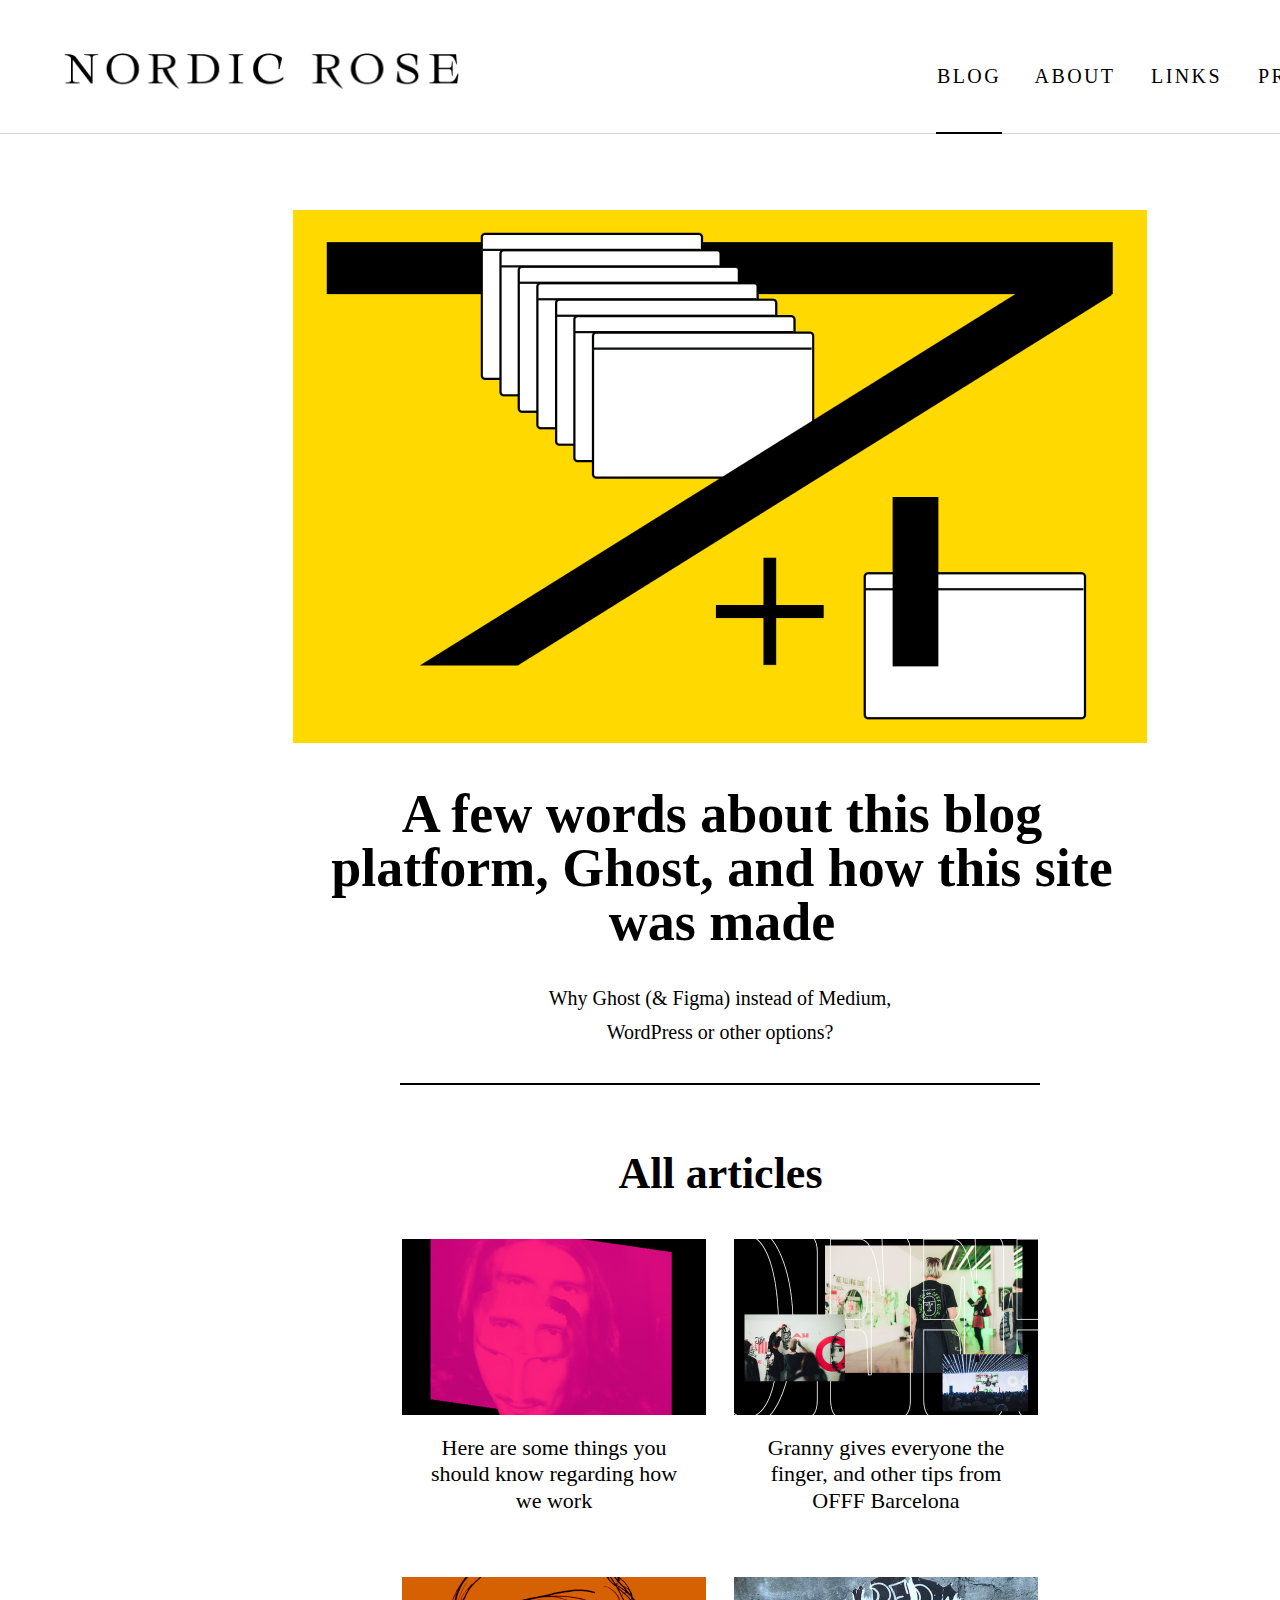
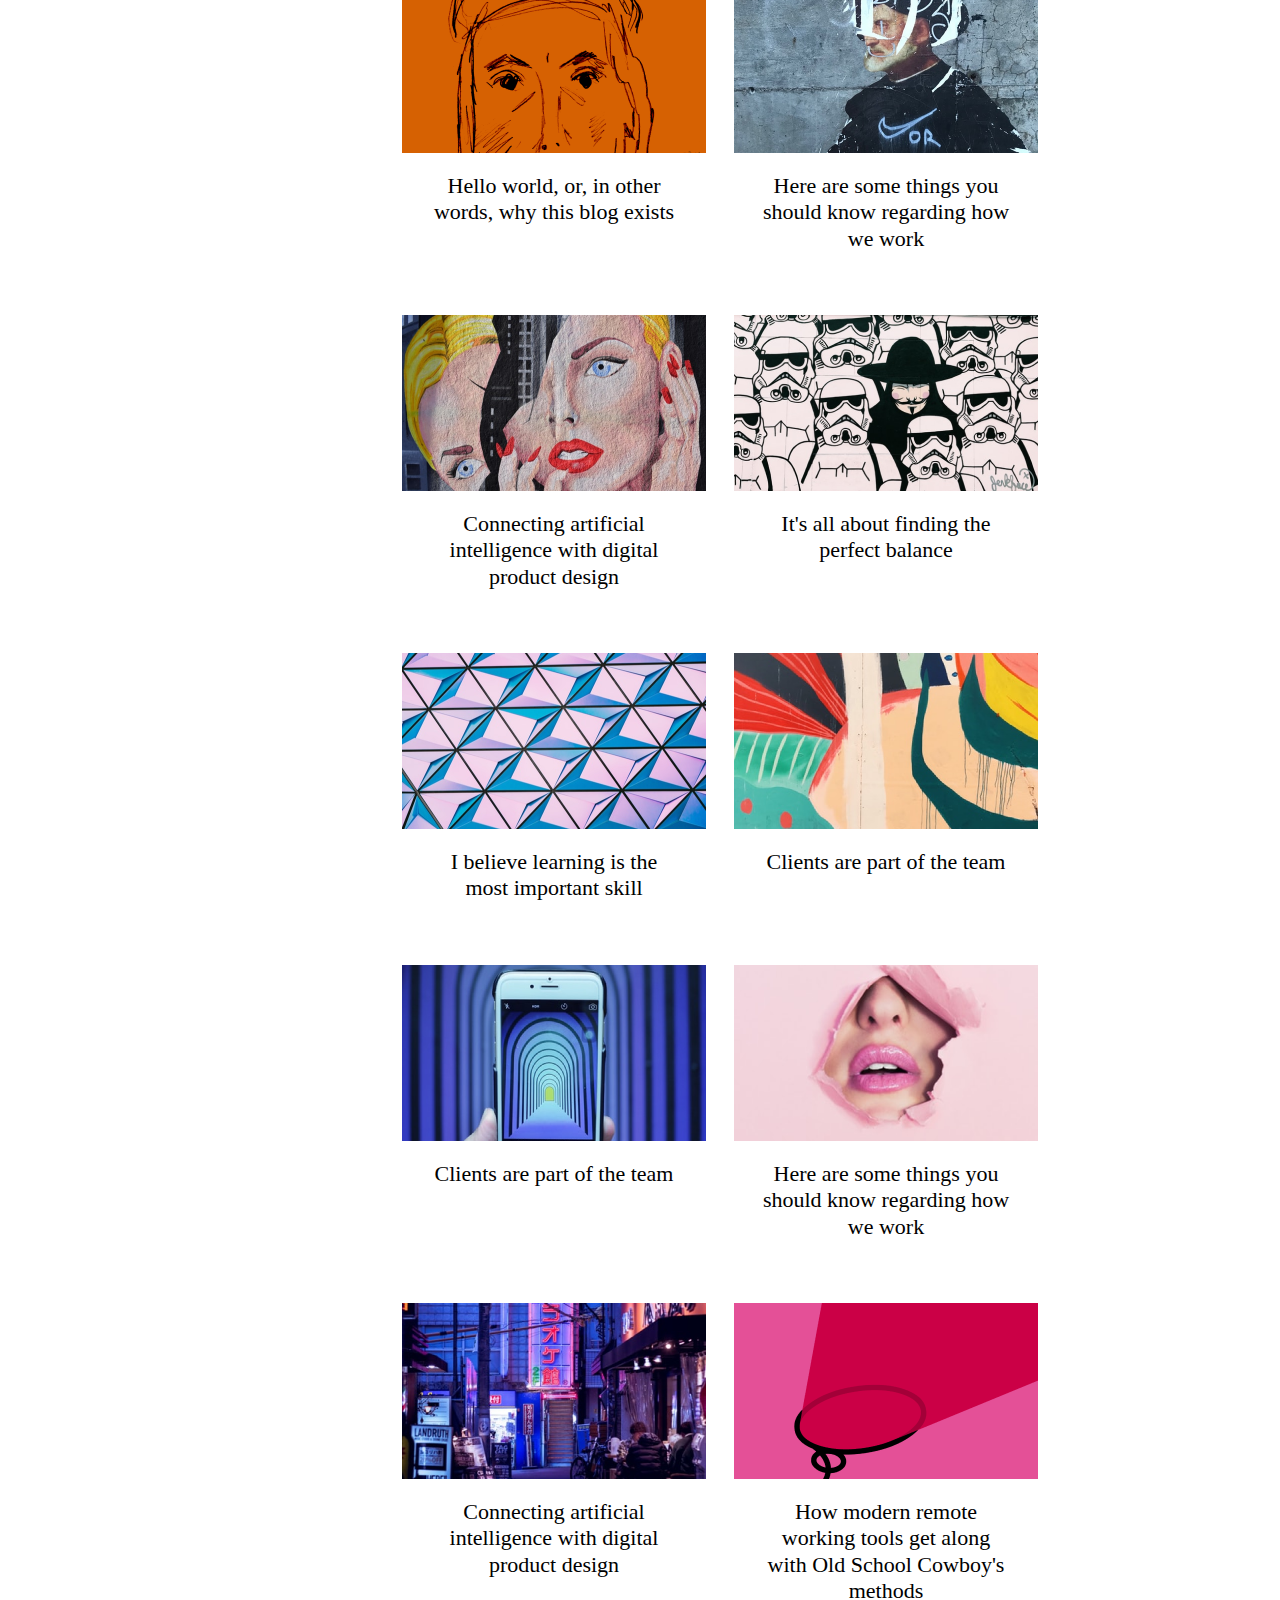
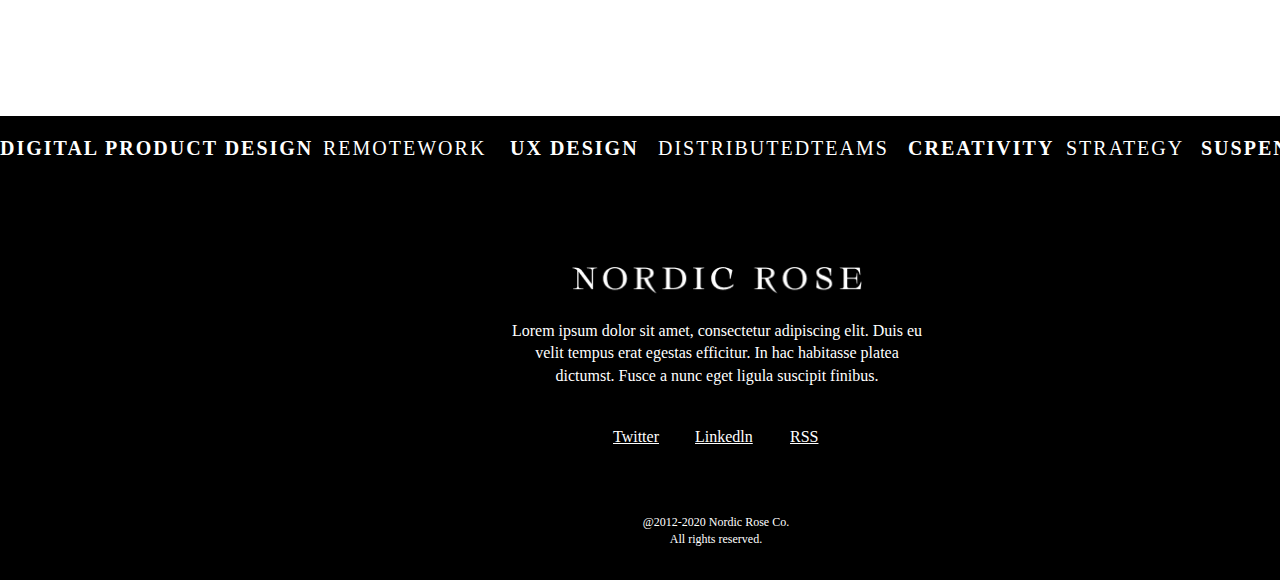
<file: index.html>
<!DOCTYPE html>
<html lang="en">

<head>
    <meta charset="UTF-8">
    <meta http-equiv="X-UA-Compatible" content="IE=edge">
    <meta name="viewport" content="width=device-width, initial-scale=1.0">
    <title>Landing Page</title>
    <link rel="stylesheet" href="./style/index.css">
</head>

<body>
    <div id="main" class="desktop">
        <div id="header">
            <a class="logo">
                <img src="./assets/NORDIC ROSE.png" alt="">
            </a>
            <div class="nav">
                <ul>
                    <li class="item-1"><a href="#">Blog</a></li>
                    <li class="item-2"><a href="#">About</a></li>
                    <li class="item-3"><a href="#">Links</a></li>
                    <li class="item-4"><a href="#">Projects</a></li>
                </ul>
            </div>
            <h1 class="line1"></h1>
        </div>
        <div id="content">
            <a class="logo">
                <img src="./assets/logo.png" alt="Ảnh 1">
            </a>
            <h1 class="first-heading">A few words about this blog platform, Ghost, and how this site was made</h1>
            <h2>Why Ghost (& Figma) instead of Medium,<br>WordPress or other options?</h2>
            <h1 class="line"></h1>
            <h1 class="second-heading">All articles</h1>
            <a class="logo-1">
                <img src="./assets/logo-1.png" alt="">
            </a>
            <a class="logo-2">
                <img src="./assets/logo-2.png" alt="">
            </a>
            <a class="logo-3">
                <img src="./assets/logo-3.png" alt="">
            </a>
            <a class="logo-4">
                <img src="./assets/logo-4.png" alt="">
            </a>
            <a class="logo-5">
                <img src="./assets/logo-5.png" alt="">
            </a>
            <a class="logo-6">
                <img src="./assets/logo-6.png" alt="">
            </a>
            <a class="logo-7">
                <img src="./assets/logo-7.png" alt="">
            </a>
            <a class="logo-8">
                <img src="./assets/logo-8.png" alt="">
            </a>
            <a class="logo-9">
                <img src="./assets/logo-9.png" alt="">
            </a>
            <a class="logo-10">
                <img src="./assets/logo-10.png" alt="">
            </a>
            <a class="logo-11">
                <img src="./assets/logo-11.png" alt="">
            </a>
            <a class="logo-12">
                <img src="./assets/logo-12.png" alt="">
            </a>
            <h3><a href="#">Here are some things you should know regarding how we work</a></h3>
            <h4><a href="#">Granny gives everyone the finger, and other tips from OFFF Barcelona</a></h4>
            <h5><a href="#">Hello world, or, in other words, why this blog exists</a></h5>
            <h6><a href="./page/read.html">Here are some things you should know regarding how we work</a></h6>
            <h7><a href="#">Connecting artificial intelligence with digital product design</a></h7>
            <h8><a href="#">It's all about finding the perfect balance</a></h8>
            <h9><a href="#">I believe learning is the<br>most important skill</a></h9>
            <h10><a href="#">Clients are part of the team</a></h10>
            <h11><a href="#">Clients are part of the team</a></h11>
            <h12><a href="#">Here are some things you should know regarding how we work</a></h12>
            <h13><a href="#">Connecting artificial intelligence with digital product design</a></h13>
            <h14><a href="#">How modern remote<br>working tools get along<br>with Old School Cowboy's methods</a></h14>
        </div>
        <div id="footer">
            <div class="footer-list">
                <ul>
                    <li class="list1"><a href="#">Digital product design</a></li>
                    <li class="list2"><a href="#">Remotework</a></li>
                    <li class="list3"><a href="#">UX design</a></li>
                    <li class="list4"><a href="#">Distributedteams</a></li>
                    <li class="list5"><a href="#">Creativity</a></li>
                    <li class="list6"><a href="#">Strategy</a></li>
                    <li class="list7"><a href="#">Suspense</a></li>
                    <li class="list8"><a href="#">Growth</a></li>
                </ul>
            </div>
            <a class="logo">
                <img src="./assets/NORDIC ROSE 2.png" alt="">
            </a>
            <div class="first">
                <p>Lorem ipsum dolor sit amet, consectetur adipiscing elit. Duis eu<br>velit tempus erat egestas
                    efficitur. In hac habitasse platea<br>dictumst. Fusce a nunc eget ligula suscipit finibus. </p>
            </div>
            <div class="list">
                <ul>
                    <li class="list1"><a href="#">Twitter</a></li>
                    <li class="list2"><a href="#">Linkedln</a></li>
                    <li class="list3"><a href="#">RSS</a></li>
                </ul>
            </div>
            <div class="second">
                <p>@2012-2020 Nordic Rose Co.<br>All rights reserved.</p>
            </div>
        </div>
    </div>
    <div class="mobile">
        <header class="header-mobile" id="header-mobile">
            <nav class="navbar container">
                <a href="./index.html" class="brand"><img src="./assets/NORDIC ROSE.png" alt=""></a>
                <div class="burger" id="burger">
                    <span class="burger-line"></span>
                    <span class="burger-line"></span>
                    <span class="burger-line"></span>
                </div>  
                <div class="menu" id="menu">
                    <ul class="menu-inner">
                        <li class="menu-item"><a href="#" class="menu-link">BLOG</a></li>
                        <li class="menu-item"><a href="#" class="menu-link">ABOUT</a></li>
                        <li class="menu-item"><a href="#" class="menu-link">LINKS</a></li>
                        <li class="menu-item"><a href="#" class="menu-link">PROJECTS</a></li>
                    </ul>
                </div>
            </nav>
        </header>
        <div class="mobile-content">
            <img src="./assets/logo.png" alt="Ảnh 1">
            <h1>A few words about this blog platform, Ghost, and how this site was made</h1>
            <p>Why Ghost (& Figma) instead of Medium, WordPress or other options?</p>
            <hr class="mobile-line">
            <h1>All articles</h1>
            <div>
                <article>
                    <img src="./assets/logo-1.png" alt="">
                    <p>Granny gives everyone the finger, and other tips from OFFF Barcelona</p>
                </article>
                <article>
                    <img src="./assets/logo-2.png" alt="">
                    <p>Hello world, or, in other words, why this blog exists</p>
                </article>
                <article>
                    <img src="./assets/logo-3.png" alt="">
                    <p>Here are some things you should know regarding how we work</p>
                </article>
                <article>
                    <img src="./assets/logo-4.png" alt="">
                    <p>Updating list of 50+ sources on distributed teams, remote work, and how to make it all work better</p>
                </article>
                <article>
                    <img src="./assets/logo-5.png" alt="">
                    <p>A few words about this blog platform, Ghost, and how this site was made</p>
                </article>
                <article>
                    <img src="./assets/logo-6.png" alt="">
                    <p>How modern remote working tools get along with Old School Cowboy's methods</p>
                </article>
            </div>
        </div>
        <div class="mobile-footer">
            <div class="mobile-feature">
                <span>Remote work</span>
                <strong>UX design</strong>
                <span>Distributed teams</span>
            </div>
            <div class="mobile-logo">
                <img src="./assets/NORDIC ROSE 2.png" alt="">
            </div>
            <div class="mobile-description">
                <p>Lorem ipsum dolor sit amet, consectetur adipiscing elit. Duis eu velit tempus erat egestas efficitur. In hac habitasse platea dictumst. Fusce a nunc eget ligula.</p>
            </div>
            <div class="mobile-links">
                <a href="#">Twitter</a>
                <a href="">LinkedIn</a>
                <a href="">RSS</a>
            </div>
            <div class="mobile-author">
                <p>© 2012–2020 Nordic Rose Co. <br> All rights reserved. </p>
            </div>
        </div>
    </div>
    <script src="./js/index.js"></script>
</body>

</html>
</file>
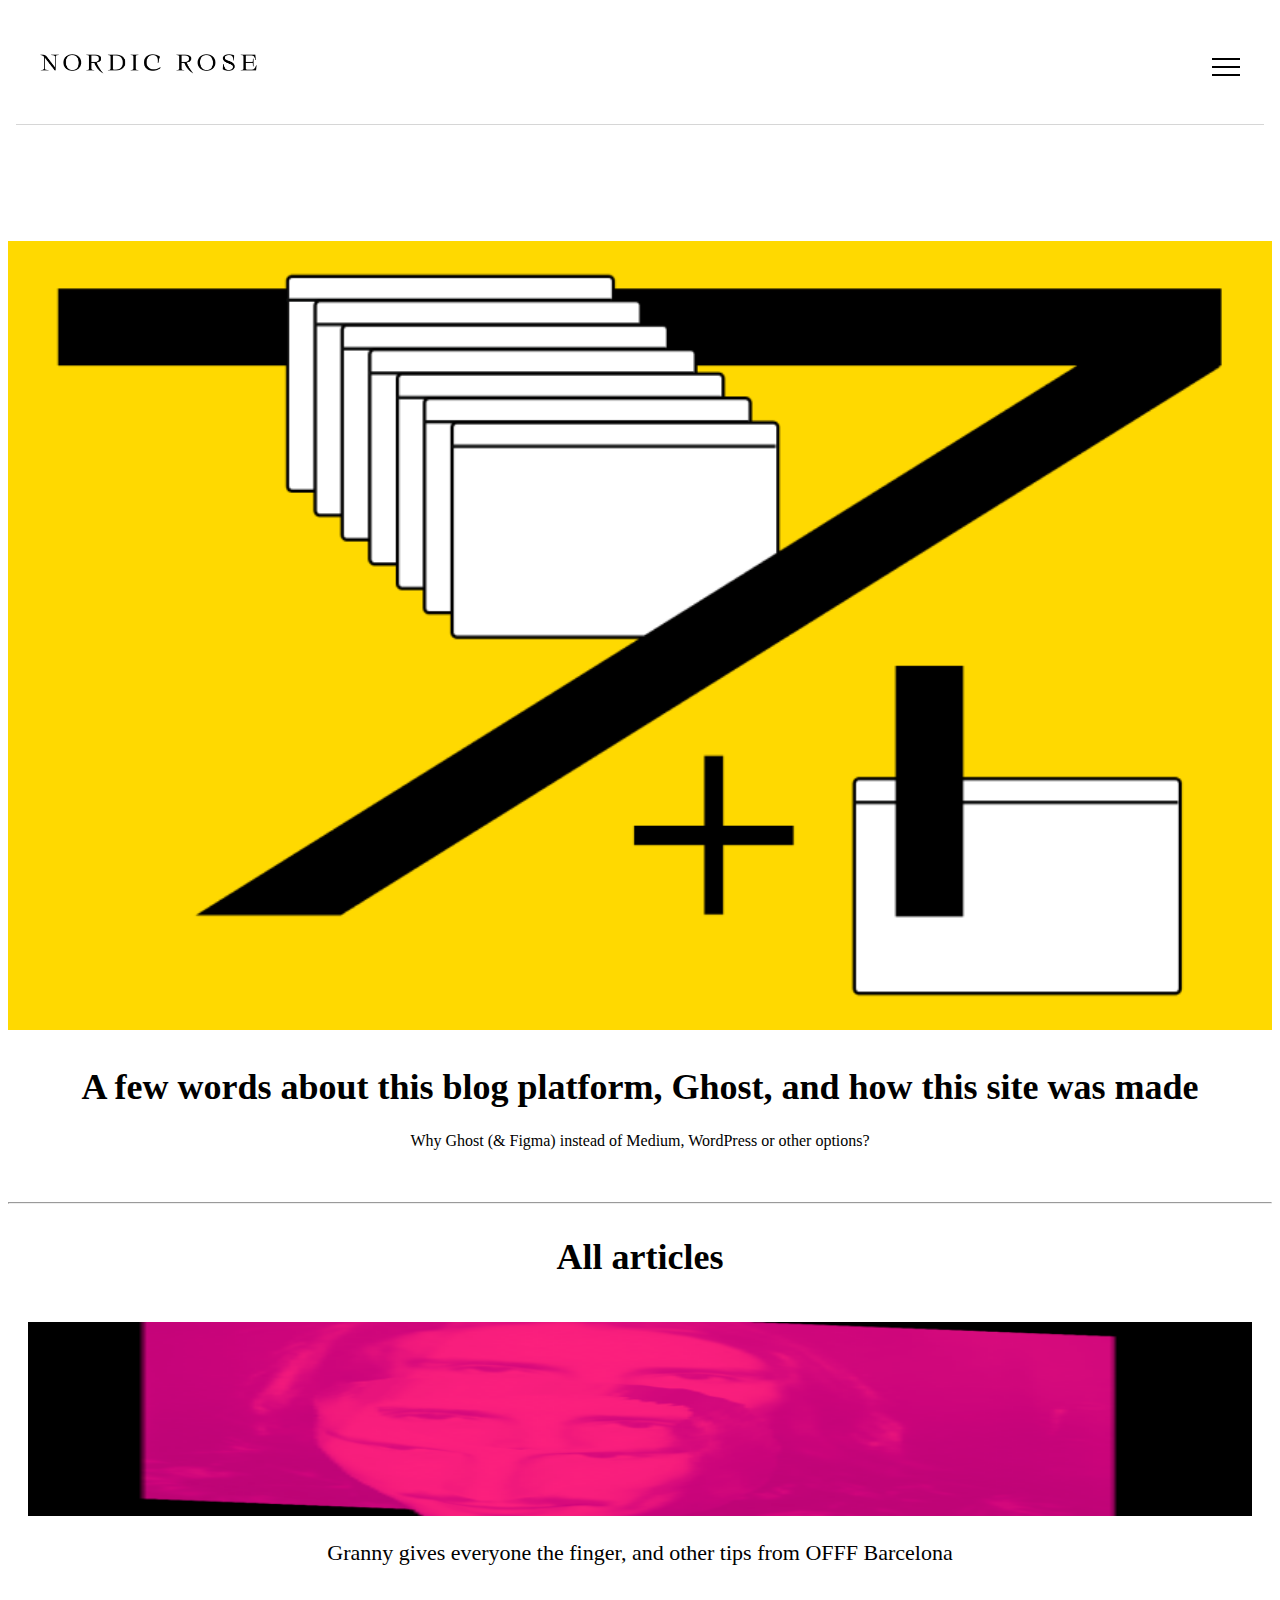
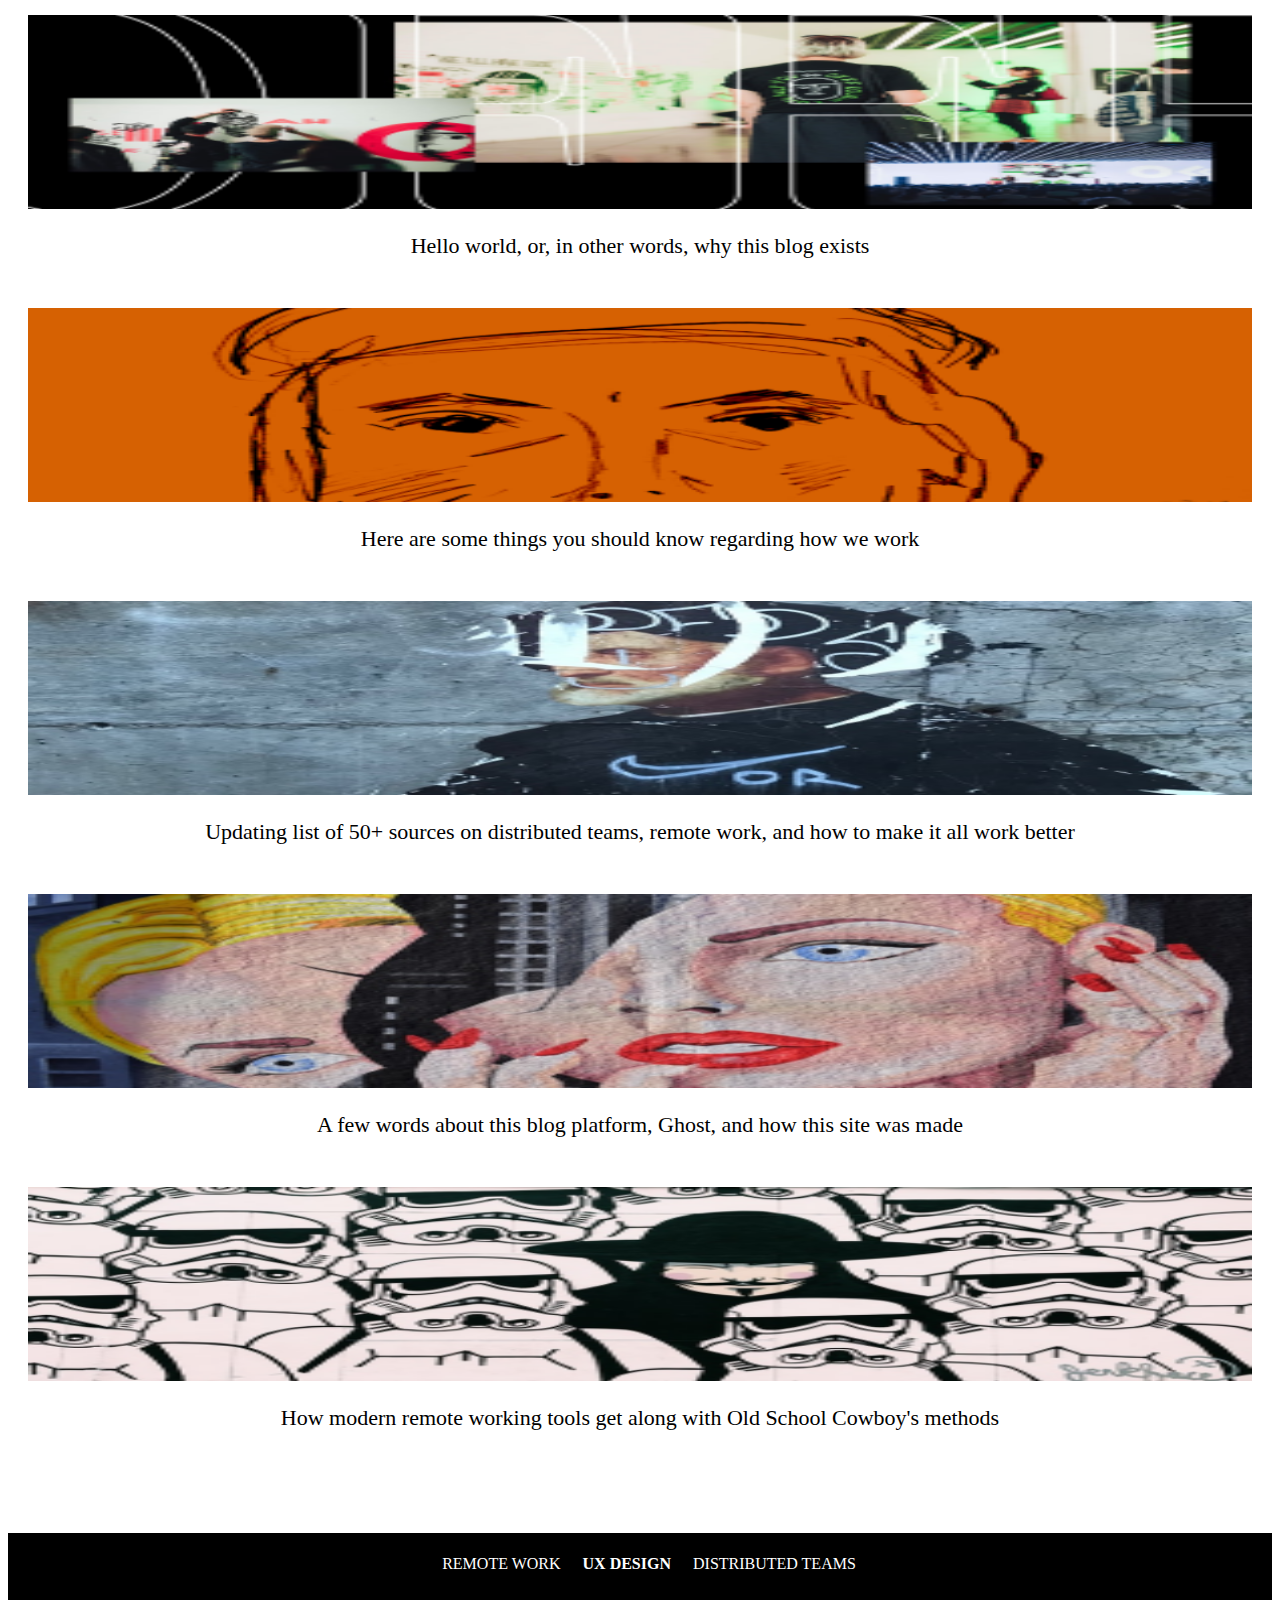
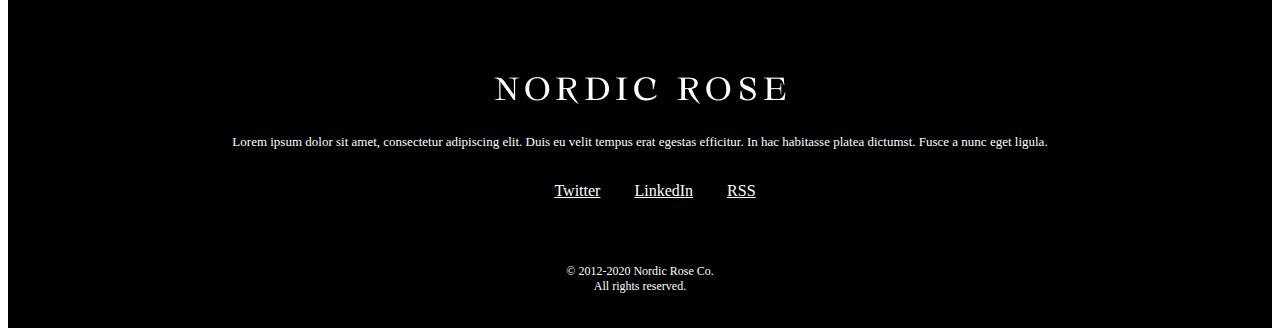
<file: mobile.html>
<!DOCTYPE html>
<html lang="en">
<head>
    <meta charset="UTF-8">
    <meta http-equiv="X-UA-Compatible" content="IE=edge">
    <meta name="viewport" content="width=device-width, initial-scale=1.0">
    <title>Document</title>
    <link rel="stylesheet" href="./mobile.css">
</head>
<body>
    <div class="mobile">
        <header class="header-mobile" id="header-mobile">
            <nav class="navbar container">
                <a href="./index.html" class="brand"><img src="./assets/NORDIC ROSE.png" alt=""></a>
                <div class="burger" id="burger">
                    <span class="burger-line"></span>
                    <span class="burger-line"></span>
                    <span class="burger-line"></span>
                </div>  
                <div class="menu" id="menu">
                    <ul class="menu-inner">
                        <li class="menu-item"><a href="#" class="menu-link">BLOG</a></li>
                        <li class="menu-item"><a href="#" class="menu-link">ABOUT</a></li>
                        <li class="menu-item"><a href="#" class="menu-link">LINKS</a></li>
                        <li class="menu-item"><a href="#" class="menu-link">PROJECTS</a></li>
                    </ul>
                </div>
            </nav>
        </header>
        <div class="mobile-content">
            <img src="./assets/logo.png" alt="Ảnh 1">
            <h1>A few words about this blog platform, Ghost, and how this site was made</h1>
            <p>Why Ghost (& Figma) instead of Medium, WordPress or other options?</p>
            <hr class="mobile-line">
            <h1>All articles</h1>
            <div>
                <article>
                    <img src="./assets/logo-1.png" alt="">
                    <p>Granny gives everyone the finger, and other tips from OFFF Barcelona</p>
                </article>
                <article>
                    <img src="./assets/logo-2.png" alt="">
                    <p>Hello world, or, in other words, why this blog exists</p>
                </article>
                <article>
                    <img src="./assets/logo-3.png" alt="">
                    <p>Here are some things you should know regarding how we work</p>
                </article>
                <article>
                    <img src="./assets/logo-4.png" alt="">
                    <p>Updating list of 50+ sources on distributed teams, remote work, and how to make it all work better</p>
                </article>
                <article>
                    <img src="./assets/logo-5.png" alt="">
                    <p>A few words about this blog platform, Ghost, and how this site was made</p>
                </article>
                <article>
                    <img src="./assets/logo-6.png" alt="">
                    <p>How modern remote working tools get along with Old School Cowboy's methods</p>
                </article>
            </div>
        </div>
        <div class="mobile-footer">
            <div class="mobile-feature">
                <span>Remote work</span>
                <strong>UX design</strong>
                <span>Distributed teams</span>
            </div>
            <div class="mobile-logo">
                <img src="./assets/NORDIC ROSE 2.png" alt="">
            </div>
            <div class="mobile-description">
                <p>Lorem ipsum dolor sit amet, consectetur adipiscing elit. Duis eu velit tempus erat egestas efficitur. In hac habitasse platea dictumst. Fusce a nunc eget ligula.</p>
            </div>
            <div class="mobile-links">
                <a href="#">Twitter</a>
                <a href="">LinkedIn</a>
                <a href="">RSS</a>
            </div>
            <div class="mobile-author">
                <p>© 2012-2020 Nordic Rose Co. <br> All rights reserved. </p>
            </div>
        </div>
</body>
</html>
</file>
<file: style/index.css>
@import url(./header.css);
@import url(./content.css);
@import url(./footer.css);
@import url(./mobile.css);
@import url(./media.css);
</file>
<file: mobile.css>
article {
    padding: 20px;
    margin-top: 9px;
}

article>img {
    width: 100%;
    height: 194px;
}

article>p {
    font-weight: 500;
    font-size: 22px;
    margin-top: 20px;
    margin-bottom: 0px;
    text-align: center;
}

main {
    overflow: hidden;
}

.mobile-content {
    margin-top: 117px;
    width: 100%;
}

.mobile-content>img {
    width: 100%;
}

.mobile-content>h1 {
    text-align: center;
    font-family: 'New York Extra Large';
    font-style: normal;
    font-weight: 700;
    font-size: 36px;
    margin-top: 32px;
}

.mobile-content>p {
    font-style: normal;
    font-weight: 400;
    font-size: 16px;
    color: #000000;
    text-align: center;
    margin-top: 24px;
    margin-bottom: 0px;
}

.mobile-line {
    margin-top: 52px;
}

.section {
    margin: 0 auto;
    padding: 6rem 0 1rem;
}

.container {
    max-width: 75rem;
    height: auto;
    margin: 0 auto;
    padding: 24px;
    box-shadow: 0px 1px 0px rgba(0, 0, 0, 0.16);
}

.centered {
    text-align: center;
    vertical-align: middle;
    margin-bottom: 1rem;
}

.heading-xl {
    font-family: inherit;
    font-size: clamp(2.648rem, 6vw, 4.241rem);
    font-weight: 700;
    line-height: 1.15;
    letter-spacing: -1px;
}

.heading-lg {
    font-family: inherit;
    font-size: clamp(2.179rem, 5vw, 3.176rem);
    font-weight: 700;
    line-height: 1.15;
    letter-spacing: -1px;
}

.heading-md {
    font-family: inherit;
    font-size: clamp(1.794rem, 4vw, 2.379rem);
    font-weight: 700;
    line-height: 1.25;
    letter-spacing: -1px;
}

.heading-sm {
    font-family: inherit;
    font-size: clamp(1.476rem, 3vw, 1.782rem);
    font-weight: 600;
    line-height: 1.5;
}

.heading-xs {
    font-family: inherit;
    font-size: clamp(1.215rem, 2vw, 1.335rem);
    font-weight: 500;
    line-height: 1.5;
}

.paragraph {
    font-family: inherit;
    font-size: clamp(1rem, 2vw, 1.125rem);
    line-height: inherit;
    max-width: 95%;
    height: auto;
    text-transform: unset;
    color: var(--color-white-200);
}

.btn {
    display: inline-block;
    font-family: inherit;
    font-size: 1rem;
    font-weight: 500;
    line-height: 1.5;
    text-align: center;
    vertical-align: middle;
    white-space: nowrap;
    user-select: none;
    outline: none;
    border: none;
    border-radius: 0.25rem;
    text-transform: unset;
    transition: all 0.3s ease-in-out;
}

.btn-inline {
    display: inline-flex;
    align-items: center;
    justify-content: center;
    column-gap: 0.5rem;
}

.btn-darken {
    padding: 0.75rem 2rem;
    color: var(--color-white-100);
    background-color: var(--color-black-200);
    box-shadow: var(--shadow-medium);
}

.btn-neutral {
    padding: 0.75rem 2rem;
    color: var(--color-black-500);
    background-color: var(--color-white-100);
    box-shadow: var(--shadow-medium);
}

.header-mobile {
    width: 100%;
    height: auto;
    margin: 0 auto;
    transition: all 0.35s ease;
}

.header-mobile.on-scroll {
    background: var(--color-black-300);
    box-shadow: var(--shadow-medium);
}

.navbar {
    display: flex;
    flex-direction: row;
    align-items: center;
    justify-content: flex-start;
    column-gap: 1rem;
    width: 100%;
    height: 4.25rem;
    margin: 0 auto;
}

.brand {
    font-family: inherit;
    font-size: 1.5rem;
    font-weight: 600;
    line-height: 1.5;
    letter-spacing: -1px;
    color: var(--color-white-100);
    text-transform: uppercase;
    text-decoration: none;
}

.brand>img {
    width: 217px;
    height: 20px;
}

.menu {
    position: fixed;
    top: -100%;
    left: 0;
    width: 100%;
    height: auto;
    padding: 4rem 0 3rem;
    overflow: hidden;
    background-color: var(--color-black-300);
    box-shadow: var(--shadow-medium);
    transition: all 0.4s ease-in-out;
}

.menu.is-active {
    top: 0;
    width: 100%;
    height: auto;
}

.menu-inner a {
    text-decoration: none;
}

.menu-inner {
    display: flex;
    flex-direction: column;
    justify-content: center;
    align-items: center;
    row-gap: 0.25rem;
    padding: 8px;
    background-color: white;
}

.menu-link {
    font-family: inherit;
    font-size: 1rem;
    font-weight: 500;
    line-height: 1.5;
    color: var(--color-white-100);
    text-transform: uppercase;
    transition: all 0.3s ease;
}

.menu-block {
    display: inline-block;
    font-family: inherit;
    font-size: 0.875rem;
    font-weight: 500;
    line-height: 1.25;
    user-select: none;
    white-space: nowrap;
    text-align: center;
    margin-left: auto;
    padding: 0.65rem 1.5rem;
    border-radius: 3rem;
    text-transform: capitalize;
    color: var(--color-white);
    background-color: var(--color-blue-600);
    box-shadow: var(--shadow-medium);
    transition: all 0.3s ease-in-out;
}


.burger {
    position: relative;
    display: block;
    cursor: pointer;
    user-select: none;
    z-index: 10;
    width: 1.75rem;
    height: 1rem;
    border: none;
    outline: none;
    background: none;
    visibility: visible;
    transform: rotate(0deg);
    transition: 0.35s ease;
    margin-left: auto;
    margin-right: 0;
}

.burger-line {
    position: absolute;
    display: block;
    right: 0;
    width: 100%;
    height: 2px;
    border: none;
    outline: none;
    opacity: 1;
    transform: rotate(0deg);
    background-color: rgba(0, 0, 0, 1);
    transition: 0.25s ease-in-out;
}

.burger-line:nth-child(1) {
    top: 0px;
}

.burger-line:nth-child(2) {
    top: 0.5rem;
}

.burger-line:nth-child(3) {
    top: 1rem;
}

.burger.is-active .burger-line:nth-child(1) {
    top: 0.5rem;
    transform: rotate(135deg);
}

.burger.is-active .burger-line:nth-child(2) {
    right: -1.5rem;
    opacity: 0;
    visibility: hidden;
}

.burger.is-active .burger-line:nth-child(3) {
    top: 0.5rem;
    transform: rotate(-135deg);
}

.banner-column {
    position: relative;
    display: grid;
    align-items: center;
    row-gap: 3rem;
}


.banner-image {
    display: block;
    max-width: 18rem;
    height: auto;
    margin-top: 2rem;
    object-fit: cover;
    justify-self: center;
}

.banner-inner {
    display: flex;
    flex-direction: column;
    align-items: flex-start;
    row-gap: 1.75rem;
}

.banner-links {
    position: absolute;
    top: 30%;
    right: 1.5rem;
    display: grid;
    justify-items: center;
    row-gap: 0.5rem;
    opacity: 0;
    visibility: hidden;
}

.banner-links>* {
    font-size: 1.25rem;
    line-height: 1.25;
    color: var(--color-white-100);
}

.banner-links::before {
    position: absolute;
    content: "";
    top: -3rem;
    width: 4rem;
    height: 1.5px;
    transform: rotate(90deg);
    background: var(--color-white-100);
}

.banner-links::after {
    position: absolute;
    content: "";
    bottom: -3rem;
    width: 4rem;
    height: 2px;
    transform: rotate(90deg);
    background: var(--color-white-100);
}

.mobile-footer {
    background-color: black;
    padding: 22px;
    color: white;
    text-align: center;
    margin-top: 82px;
}

.mobile-footer span,
.mobile-footer strong {
    text-transform: uppercase;
    font-style: normal;
    font-size: 16px;
    margin-left: 18px;
}

.mobile-logo {
    margin-top: 103.41px;
}

.mobile-description>p {
    font-style: normal;
    font-weight: 400;
    font-size: 13px;
    margin-top: 25.41px;
    margin-bottom: 0;
}

.mobile-links {
    margin-top: 32px;
}

.mobile-links>a {
    color: white;
    text-decoration: underline;
    margin-left: 30px;
}

.mobile-author {
    margin-top: 64px;
    text-align: center;
    font-weight: 500;
    font-size: 12px;
}

.mobile-profile, .mobile-comment {
    margin-top: 24px;
    padding-left: 19px;
    padding-right: 19px;
    display: flex;
}

.mobile-profile-image,
.mobile-comment-image {
    width: 57px;
    height: 57px;
    min-width: 57px;
}

.mobile-profile-image>img,
.mobile-comment-image>img {
    object-fit: cover;
    width: 100%;
    height: 100%;
    border-radius: 50%;
}

.mobile-profile-content {
    padding: 10px;
}

.mobile-profile-content>p {
    font-style: normal;
    font-weight: 700;
    font-size: 13px;
    line-height: 16px;
}

.mobile-comment-content{
    margin-left: 16px;
}

.mobile-profile-content>span {
    font-style: normal;
    font-weight: 400;
    font-size: 13px;
    line-height: 16px;
}

.mobile-share-wrapper {
    padding: 20px;
}

.mobile-share-social {
    background: #FFFFFF;
    border: 1px solid #EAEAEA;
    box-shadow: 0px 1px 4px rgba(0, 0, 0, 0.08);
    border-radius: 4px;
    display: flex;
}

.mobile-share-social>div {
    flex: 1;
    padding-top: 19px;
    padding-bottom: 19px;
    text-align: center;
}

.mobile-share-item:nth-child(2) {
    border-left: 1px solid #EAEAEA;
}

.mobile-share-item:nth-child(3) {
    border-left: 1px solid #EAEAEA;
}

.mobile-article {
    padding: 0px 20px;
}

.mobile-article>p {
    margin: 0;
    margin-top: 32px;
}

.mobile-article>h1 {
    font-style: normal;
    font-weight: 700;
    font-size: 26px;
    line-height: 31px;
    margin-top: 42px;
    text-align: center;
}

.mobile-article-image>img {
    width: 100%;
    margin-top: 42px;
}

.mobile-article-image>p {
    font-style: normal;
    font-weight: 500;
    font-size: 13px;
    margin-top: 12px;
    text-align: center;
}

.mobile-article-subtitle {
    text-align: left;
    padding: 20px;
    padding-bottom: 0px;
}

.mobile-comment {
    border-top: 1px dashed #000000;
    padding: 24px;
    margin-top: 25px;
}

.mobile-bold-line{
    border: 2px solid #000000;
    margin-top: 91px;
    position: relative;
    width: 100%;
}

.mobile-bold-line > img{
    position: absolute;
    top: -25px;
    margin: auto;
    margin-left: auto;
    margin-right: auto;
    left: 0;
    right: 0;
}

.mobile-subtitle{
    margin-top: 62px !important;
}

.xx-bold-line{
	height: 10px;
	width: 100%;
	background: #000000;
	margin-top: 82px;
}

.mobile-feedback{
	text-align: center;
	margin-top: 33px;
}

.mobile-feedback > button{
	width: 108px;
	height: 54px;
	background: #000000;
	color: white;
	font-style: normal;
	font-weight: 700;
	font-size: 16px;
}

.mobile-feedback > input{
	font-size: 16px;
	padding: 16px;
}
</file>
